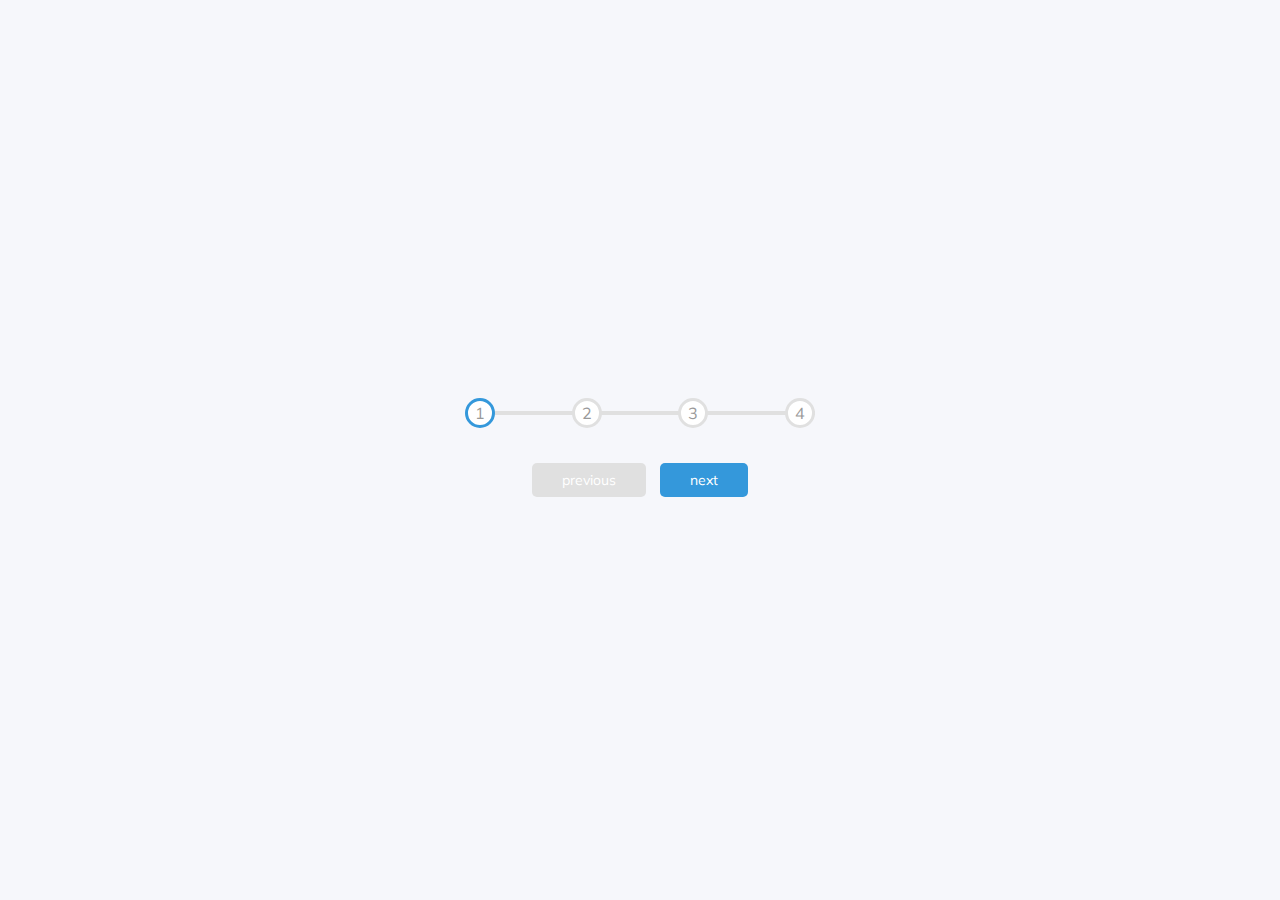
<file: 02-progress bar/index.html>
<!DOCTYPE html>
<html lang="en">

<head>
    <meta charset="UTF-8">
    <meta http-equiv="X-UA-Compatible" content="IE=edge">
    <meta name="viewport" content="width=device-width, initial-scale=1.0">
    <!-- font awesome -->
    <link rel="stylesheet" href="https://cdnjs.cloudflare.com/ajax/libs/font-awesome/6.2.0/css/all.min.css"
        integrity="sha512-xh6O/CkQoPOWDdYTDqeRdPCVd1SpvCA9XXcUnZS2FmJNp1coAFzvtCN9BmamE+4aHK8yyUHUSCcJHgXloTyT2A=="
        crossorigin="anonymous" referrerpolicy="no-referrer" />

    <!-- css -->
    <link rel="stylesheet" href="style.css" />

    <title>Progress Bar</title>
</head>

<body>
    <div class="container">
        <div class="progress-container">
            <div class="progress" id="progress"></div>
            <div class="circle active">1</div>
            <div class="circle">2</div>
            <div class="circle">3</div>
            <div class="circle">4</div>
        </div>
        <button class="btn" id="prev" disabled>previous</button>
        <button class="btn" id="next">next</button>

    </div>


    <!-- js script -->
    <script src="script.js"></script>
</body>

</html>
</file>
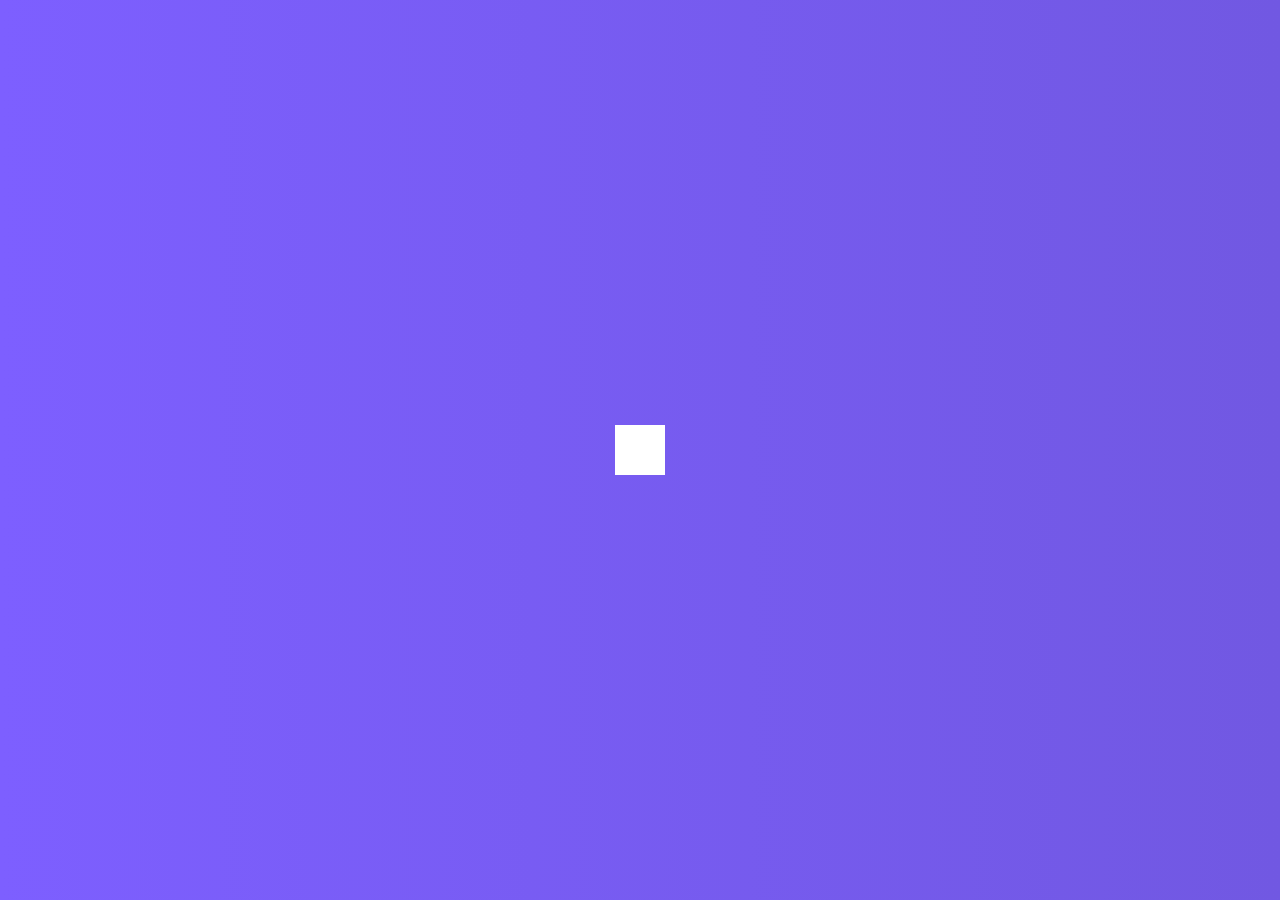
<file: 04-hidden search/index.html>
<!DOCTYPE html>
<html lang="en">

<head>
    <meta charset="UTF-8">
    <meta http-equiv="X-UA-Compatible" content="IE=edge">
    <meta name="viewport" content="width=device-width, initial-scale=1.0">
    <!-- font awesome -->
    <link rel="stylesheet" href="https://cdnjs.cloudflare.com/ajax/libs/font-awesome/6.2.0/css/all.min.css"
        integrity="sha512-xh6O/CkQoPOWDdYTDqeRdPCVd1SpvCA9XXcUnZS2FmJNp1coAFzvtCN9BmamE+4aHK8yyUHUSCcJHgXloTyT2A=="
        crossorigin="anonymous" referrerpolicy="no-referrer" />

    <!-- css -->
    <link rel="stylesheet" href="style.css" />

    <title>Hidden Search</title>
</head>

<body>
    <div class="search">
        <input type="text" class="input" placeholder="search..">
        <button class="btn"><i class="fas fa-search"></i></button>
    </div>



    <!-- js script -->
    <script src="script.js"></script>
</body>

</html>
</file>
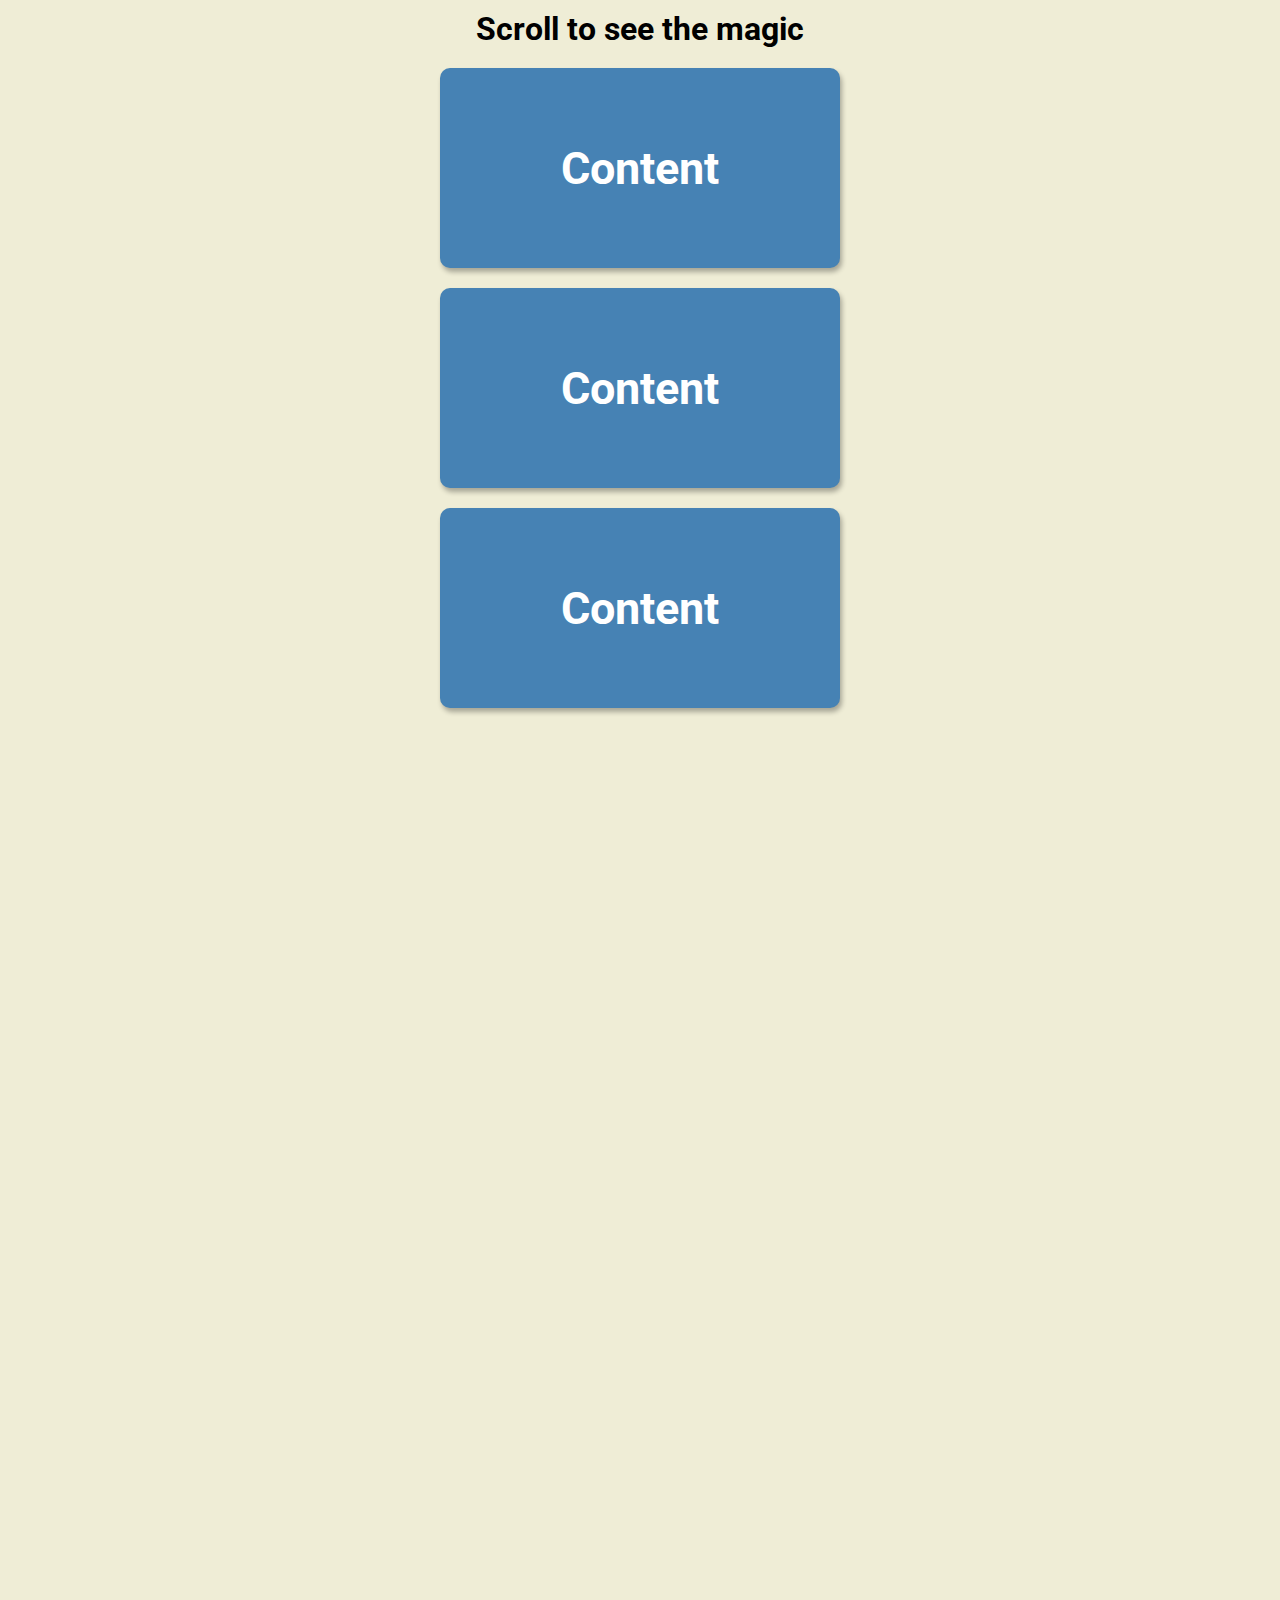
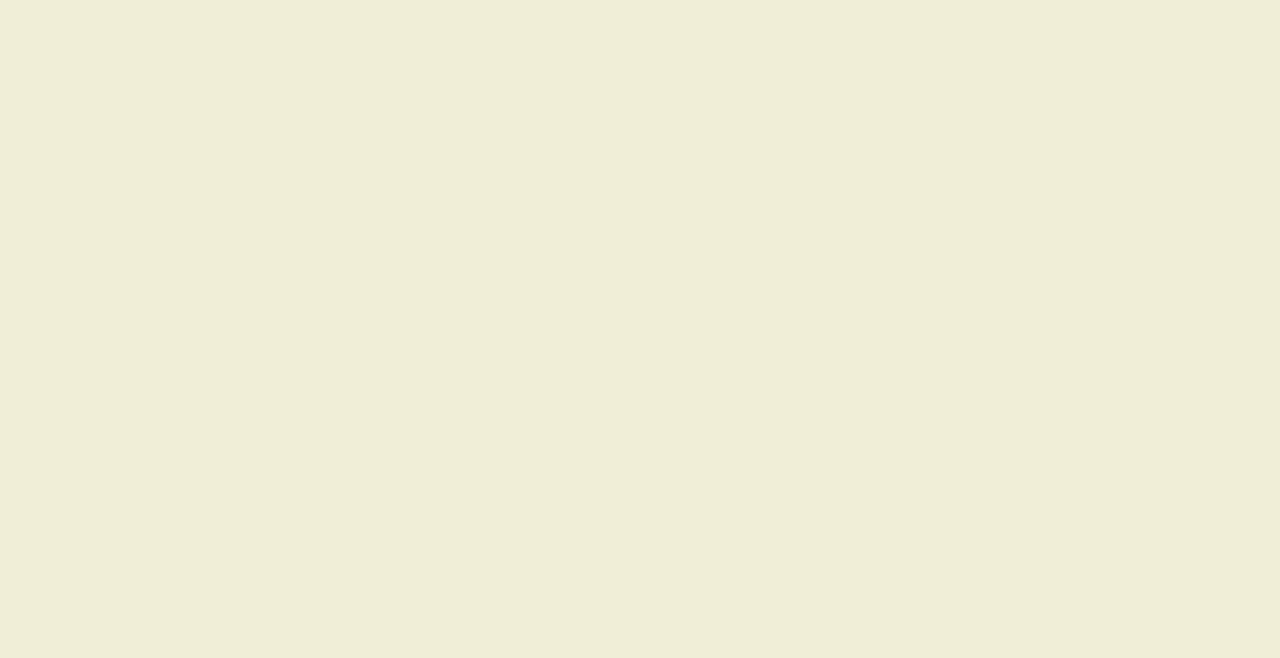
<file: 06-scroll animation/index.html>
<!DOCTYPE html>
<html lang="en">

<head>
    <meta charset="UTF-8">
    <meta http-equiv="X-UA-Compatible" content="IE=edge">
    <meta name="viewport" content="width=device-width, initial-scale=1.0">
    <!-- font awesome -->
    <link rel="stylesheet" href="https://cdnjs.cloudflare.com/ajax/libs/font-awesome/6.2.0/css/all.min.css"
        integrity="sha512-xh6O/CkQoPOWDdYTDqeRdPCVd1SpvCA9XXcUnZS2FmJNp1coAFzvtCN9BmamE+4aHK8yyUHUSCcJHgXloTyT2A=="
        crossorigin="anonymous" referrerpolicy="no-referrer" />

    <!-- css -->
    <link rel="stylesheet" href="style.css" />

    <title>SCroll animation</title>
</head>

<body>
    <h1>Scroll to see the magic</h1>
    <div class="box">
        <h2>Content</h2>
    </div>
    <div class="box">
        <h2>Content</h2>
    </div>
    <div class="box">
        <h2>Content</h2>
    </div>
    <div class="box">
        <h2>Content</h2>
    </div>
    <div class="box">
        <h2>Content</h2>
    </div>
    <div class="box">
        <h2>Content</h2>
    </div>
    <div class="box">
        <h2>Content</h2>
    </div>
    <div class="box">
        <h2>Content</h2>
    </div>
    <div class="box">
        <h2>Content</h2>
    </div>
    <div class="box">
        <h2>Content</h2>
    </div>



    <!-- js script -->
    <script src="script.js"></script>
</body>

</html>
</file>
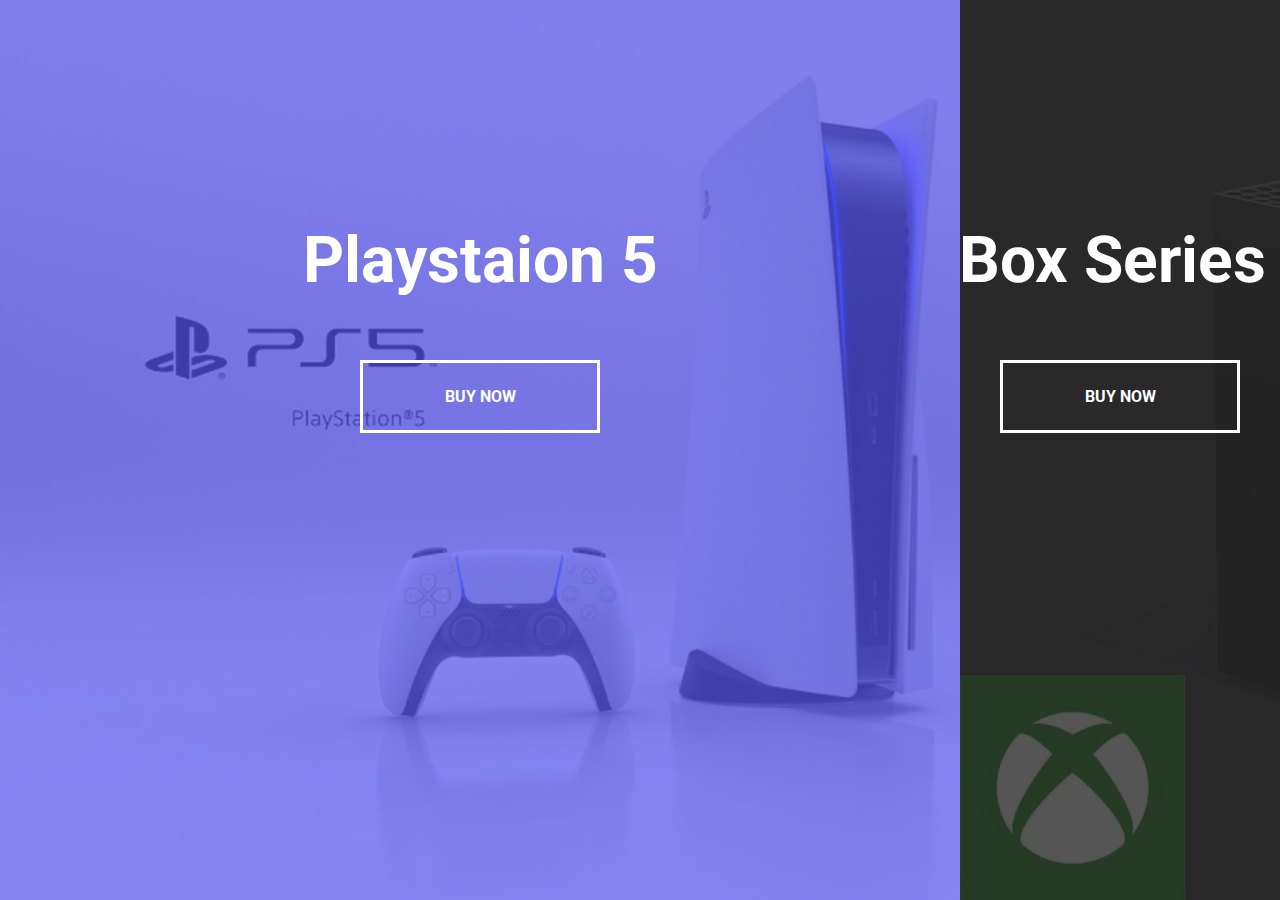
<file: 07-spilt landing page/index.html>
<!DOCTYPE html>
<html lang="en">

<head>
    <meta charset="UTF-8">
    <meta http-equiv="X-UA-Compatible" content="IE=edge">
    <meta name="viewport" content="width=device-width, initial-scale=1.0">
    <!-- font awesome -->
    <link rel="stylesheet" href="https://cdnjs.cloudflare.com/ajax/libs/font-awesome/6.2.0/css/all.min.css"
        integrity="sha512-xh6O/CkQoPOWDdYTDqeRdPCVd1SpvCA9XXcUnZS2FmJNp1coAFzvtCN9BmamE+4aHK8yyUHUSCcJHgXloTyT2A=="
        crossorigin="anonymous" referrerpolicy="no-referrer" />

    <!-- css -->
    <link rel="stylesheet" href="style.css" />

    <title>spilt landing page</title>
</head>

<body>
    <div class="container">
        <div class="split left">
            <h1>Playstaion 5</h1>
            <a href="#" class="btn">Buy now</a>
        </div>
        <div class="split right">
            <h1>XBox Series X </h1>
            <a href="#" class="btn">Buy now</a>
        </div>

    </div>





    <!-- js script -->
    <script src="script.js"></script>
</body>

</html>
</file>
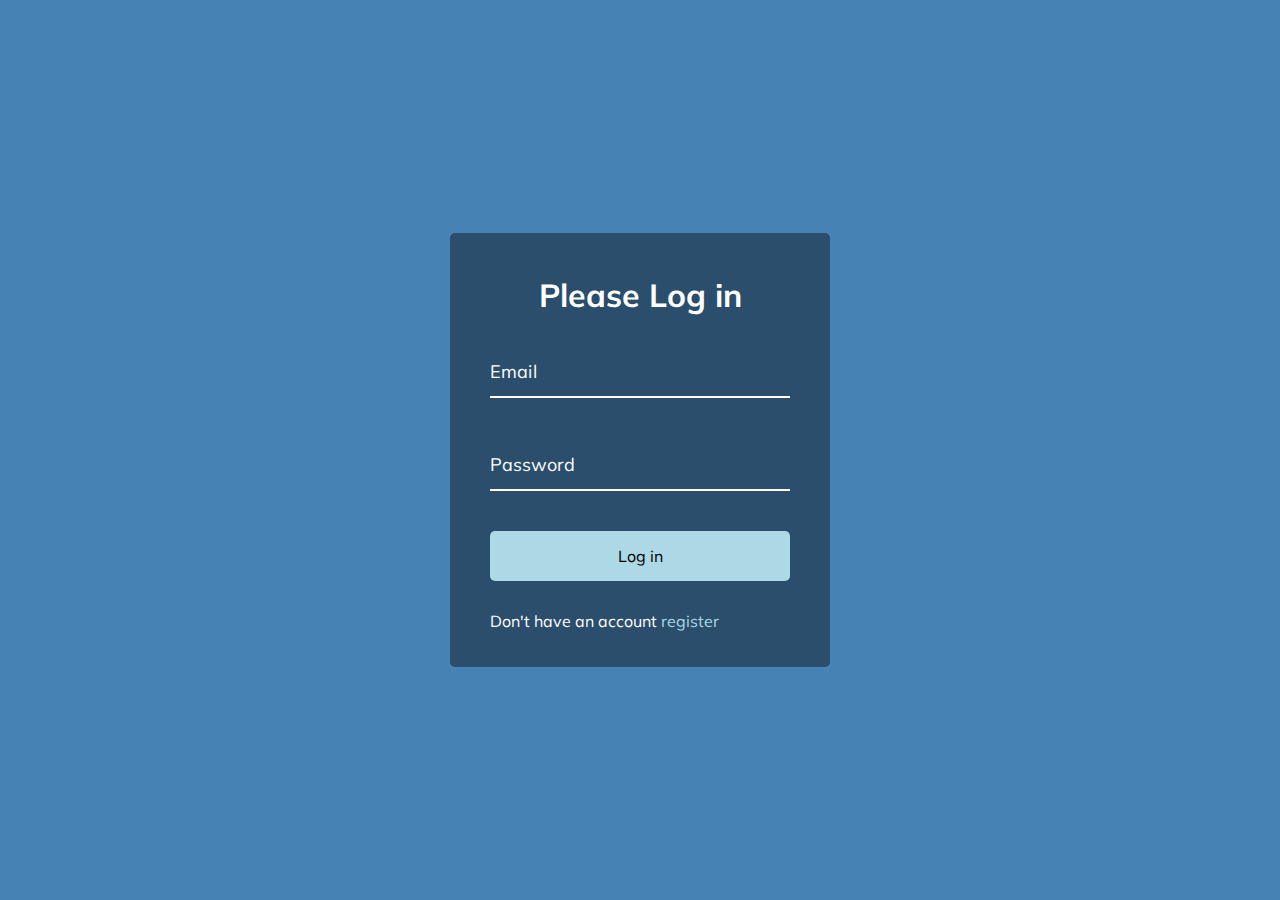
<file: 08-form wave/index.html>
<!DOCTYPE html>
<html lang="en">

<head>
    <meta charset="UTF-8">
    <meta http-equiv="X-UA-Compatible" content="IE=edge">
    <meta name="viewport" content="width=device-width, initial-scale=1.0">
    <!-- font awesome -->
    <link rel="stylesheet" href="https://cdnjs.cloudflare.com/ajax/libs/font-awesome/6.2.0/css/all.min.css"
        integrity="sha512-xh6O/CkQoPOWDdYTDqeRdPCVd1SpvCA9XXcUnZS2FmJNp1coAFzvtCN9BmamE+4aHK8yyUHUSCcJHgXloTyT2A=="
        crossorigin="anonymous" referrerpolicy="no-referrer" />

    <!-- css -->
    <link rel="stylesheet" href="style.css" />

    <title>From Wave</title>
</head>

<body>
    <div class="container">
        <h1>Please Log in</h1>
        <form action="">
            <div class="form-control">
                <input type="text" required>
                <label for="email">Email</label>

            </div>
            <div class="form-control">
                <input type="password" required>
                <label for="password">Password</label>
            </div>
            <button class="btn">Log in</button>
            <p class="text">Don't have an account <a href="#">register</a></p>
        </form>
    </div>



    <!-- js script -->
    <script src="script.js"></script>
</body>

</html>
</file>
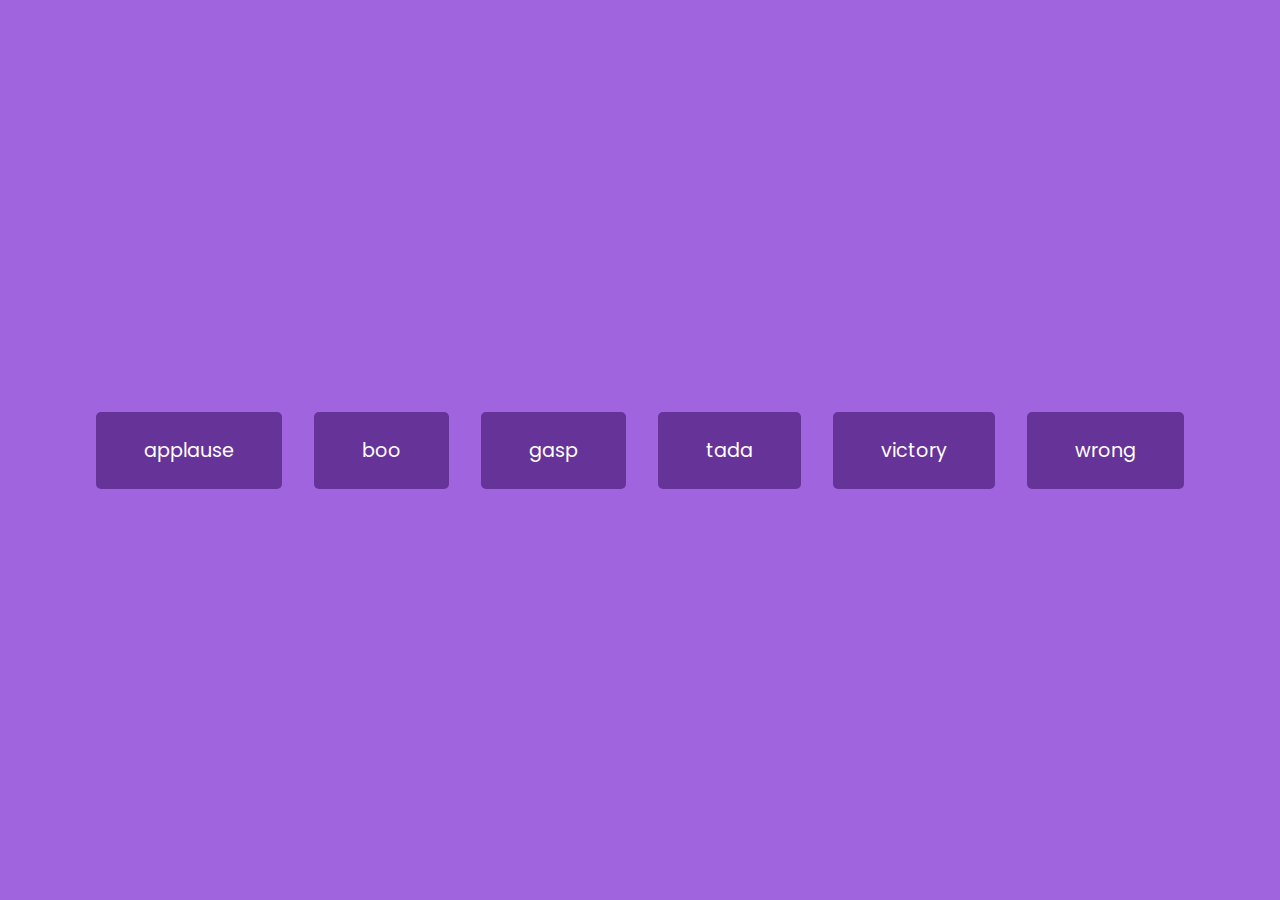
<file: 09-sound board/index.html>
<!DOCTYPE html>
<html lang="en">

<head>
    <meta charset="UTF-8">
    <meta http-equiv="X-UA-Compatible" content="IE=edge">
    <meta name="viewport" content="width=device-width, initial-scale=1.0">
    <!-- font awesome -->
    <link rel="stylesheet" href="https://cdnjs.cloudflare.com/ajax/libs/font-awesome/6.2.0/css/all.min.css"
        integrity="sha512-xh6O/CkQoPOWDdYTDqeRdPCVd1SpvCA9XXcUnZS2FmJNp1coAFzvtCN9BmamE+4aHK8yyUHUSCcJHgXloTyT2A=="
        crossorigin="anonymous" referrerpolicy="no-referrer" />

    <!-- css -->
    <link rel="stylesheet" href="style.css" />

    <title>Sound Board</title>
</head>

<body>
    <audio id="applause" src="sounds/applause.mp3"></audio>
    <audio id="boo" src="sounds/boo.mp3"></audio>
    <audio id="gasp" src="sounds/gasp.mp3"></audio>
    <audio id="tada" src="sounds/tada.mp3"></audio>
    <audio id="victory" src="sounds/victory.mp3"></audio>
    <audio id="wrong" src="sounds/wrong.mp3"></audio>

    <div id="buttons"></div>

    <!-- js script -->
    <script src="script.js"></script>
</body>

</html>
</file>
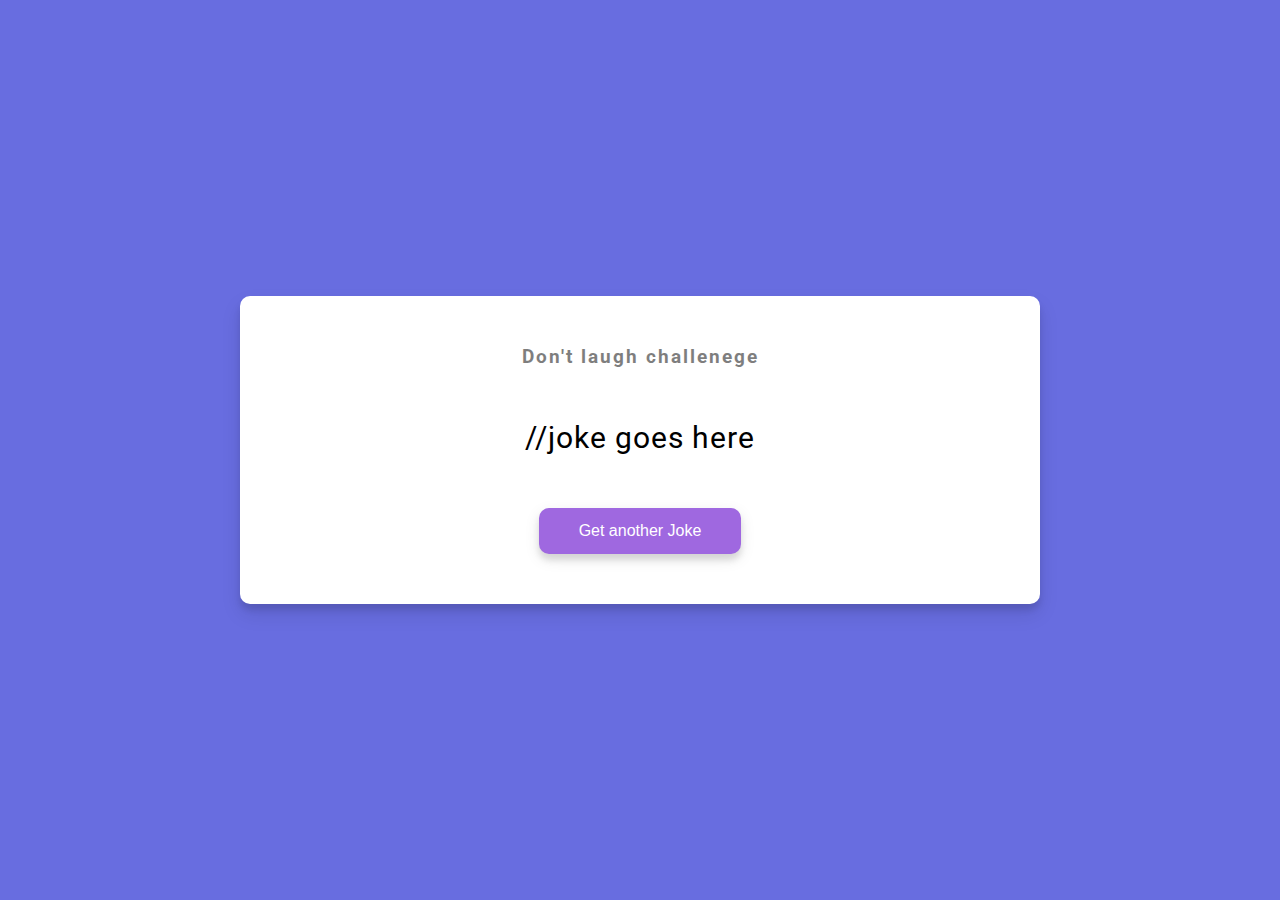
<file: 10-dad jokes/index.html>
<!DOCTYPE html>
<html lang="en">

<head>
    <meta charset="UTF-8">
    <meta http-equiv="X-UA-Compatible" content="IE=edge">
    <meta name="viewport" content="width=device-width, initial-scale=1.0">
    <!-- font awesome -->
    <link rel="stylesheet" href="https://cdnjs.cloudflare.com/ajax/libs/font-awesome/6.2.0/css/all.min.css"
        integrity="sha512-xh6O/CkQoPOWDdYTDqeRdPCVd1SpvCA9XXcUnZS2FmJNp1coAFzvtCN9BmamE+4aHK8yyUHUSCcJHgXloTyT2A=="
        crossorigin="anonymous" referrerpolicy="no-referrer" />

    <!-- css -->
    <link rel="stylesheet" href="style.css" />

    <title>Dad jokes</title>
</head>

<body>
    <div class="container">
        <h3>Don't laugh challenege</h3>
        <div id="joke" class="joke">
            //joke goes here
        </div>
        <button id="jokebtn" class="btn">Get another Joke</button>
    </div>



    <!-- js script -->
    <script src="script.js"></script>
</body>

</html>
</file>
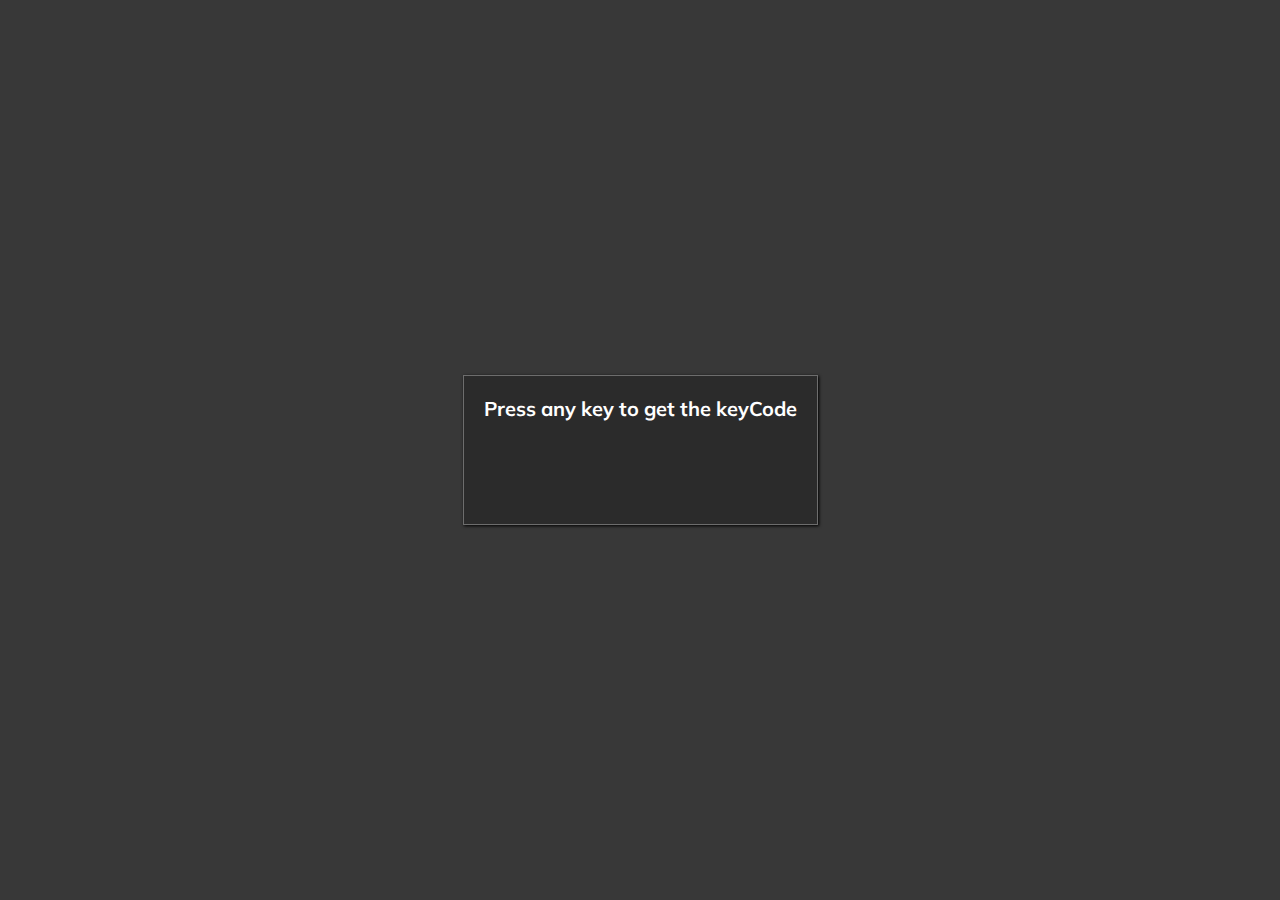
<file: 12-event Key/index.html>
<!DOCTYPE html>
<html lang="en">

<head>
    <meta charset="UTF-8">
    <meta http-equiv="X-UA-Compatible" content="IE=edge">
    <meta name="viewport" content="width=device-width, initial-scale=1.0">
    <!-- font awesome -->
    <link rel="stylesheet" href="https://cdnjs.cloudflare.com/ajax/libs/font-awesome/6.2.0/css/all.min.css"
        integrity="sha512-xh6O/CkQoPOWDdYTDqeRdPCVd1SpvCA9XXcUnZS2FmJNp1coAFzvtCN9BmamE+4aHK8yyUHUSCcJHgXloTyT2A=="
        crossorigin="anonymous" referrerpolicy="no-referrer" />

    <!-- css -->
    <link rel="stylesheet" href="style.css" />

    <title>Event KeyCodes</title>
</head>

<body>
    <div id="insert">
        <div class="key">
            Press any key to get the keyCode
        </div>
    </div>


    <!-- js script -->
    <script src="script.js"></script>
</body>

</html>
</file>
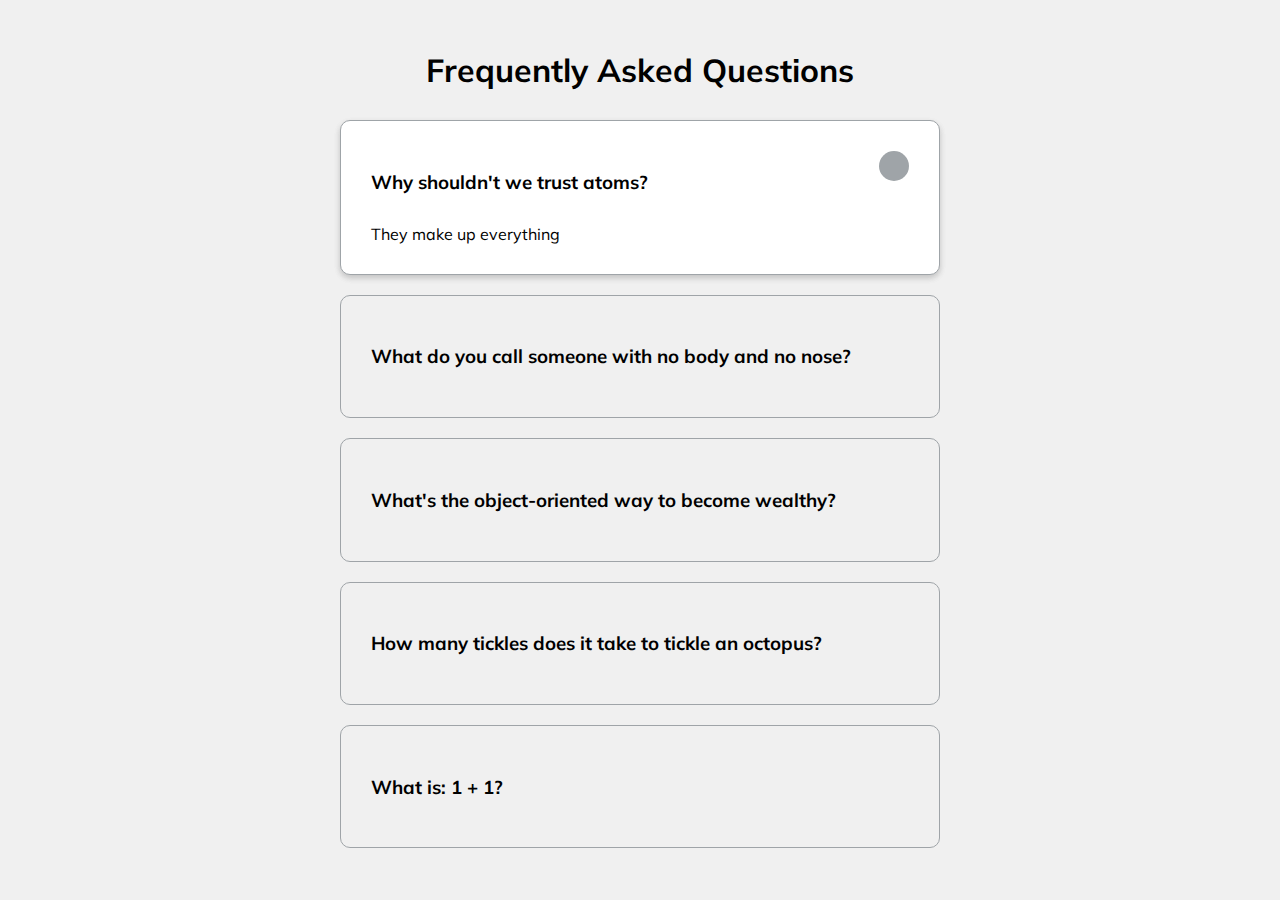
<file: 13-Faq Collapse/index.html>
<!DOCTYPE html>
<html lang="en">

<head>
    <meta charset="UTF-8">
    <meta http-equiv="X-UA-Compatible" content="IE=edge">
    <meta name="viewport" content="width=device-width, initial-scale=1.0">
    <!-- font awesome -->
    <link rel="stylesheet" href="https://cdnjs.cloudflare.com/ajax/libs/font-awesome/6.2.0/css/all.min.css"
        integrity="sha512-xh6O/CkQoPOWDdYTDqeRdPCVd1SpvCA9XXcUnZS2FmJNp1coAFzvtCN9BmamE+4aHK8yyUHUSCcJHgXloTyT2A=="
        crossorigin="anonymous" referrerpolicy="no-referrer" />

    <!-- css -->
    <link rel="stylesheet" href="style.css" />

    <title>Faq Collapse</title>
</head>

<body>
    <h1>Frequently Asked Questions</h1>
    <div class="faq-container">
        <div class="faq active">
            <h3 class="faq-title">
                Why shouldn't we trust atoms?
            </h3>

            <p class="faq-text">
                They make up everything
            </p>

            <button class="faq-toggle">
                <i class="fas fa-chevron-down"></i>
                <i class="fas fa-times"></i>
            </button>
        </div>

        <div class="faq">
            <h3 class="faq-title">
                What do you call someone with no body and no nose?
            </h3>
            <p class="faq-text">
                Nobody knows.
            </p>
            <button class="faq-toggle">
                <i class="fas fa-chevron-down"></i>
                <i class="fas fa-times"></i>
            </button>
        </div>

        <div class="faq">
            <h3 class="faq-title">
                What's the object-oriented way to become wealthy?
            </h3>
            <p class="faq-text">
                Inheritance.
            </p>
            <button class="faq-toggle">
                <i class="fas fa-chevron-down"></i>
                <i class="fas fa-times"></i>
            </button>
        </div>

        <div class="faq">
            <h3 class="faq-title">
                How many tickles does it take to tickle an octopus?
            </h3>
            <p class="faq-text">
                Ten-tickles!
            </p>
            <button class="faq-toggle">
                <i class="fas fa-chevron-down"></i>
                <i class="fas fa-times"></i>
            </button>
        </div>

        <div class="faq">
            <h3 class="faq-title">
                What is: 1 + 1?
            </h3>
            <p class="faq-text">
                Depends on who are you asking.
            </p>
            <button class="faq-toggle">
                <i class="fas fa-chevron-down"></i>
                <i class="fas fa-times"></i>
            </button>
        </div>
    </div>



    <!-- js script -->
    <script src="script.js"></script>
</body>

</html>
</file>
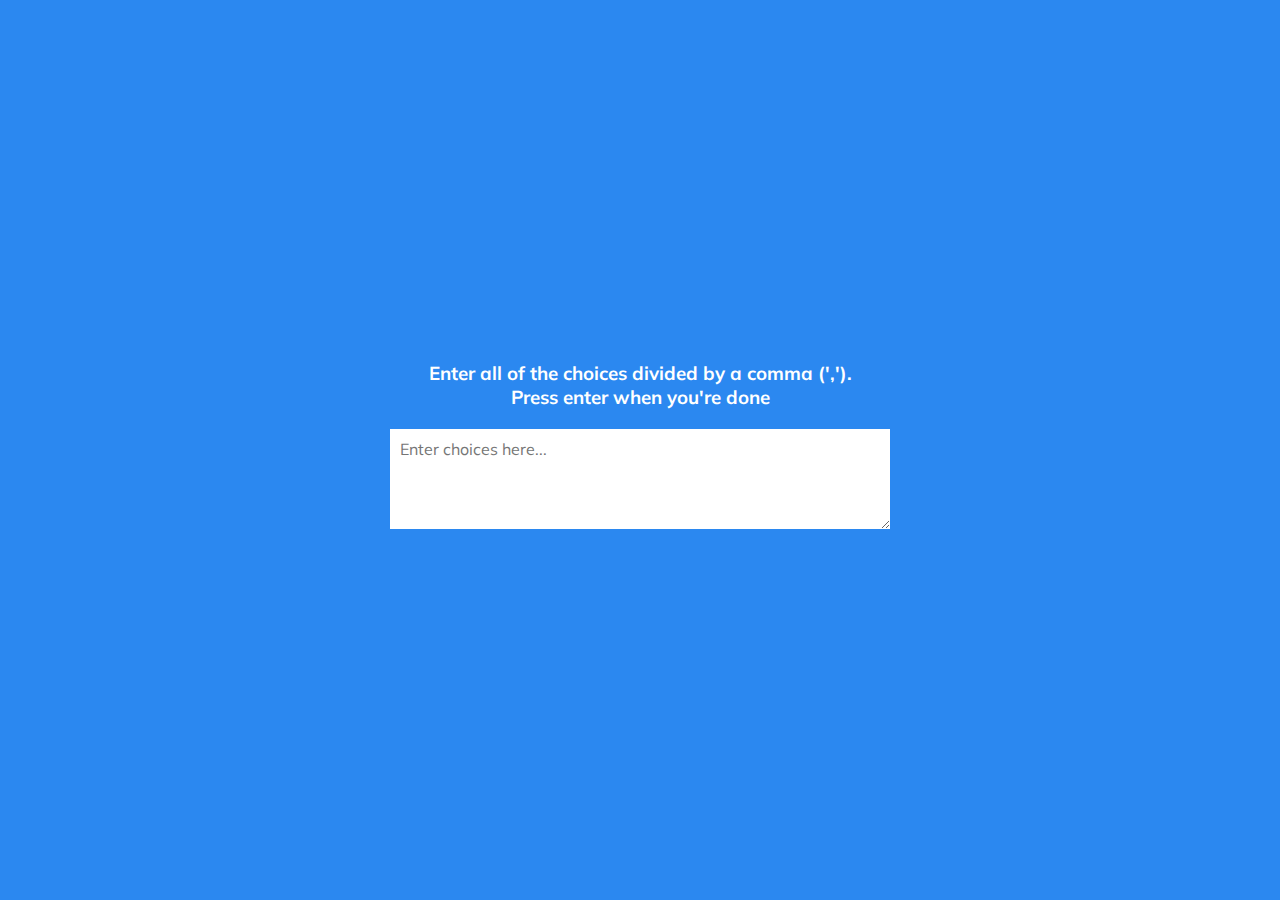
<file: 14-Random Choice/index.html>
<!DOCTYPE html>
<html lang="en">

<head>
    <meta charset="UTF-8">
    <meta http-equiv="X-UA-Compatible" content="IE=edge">
    <meta name="viewport" content="width=device-width, initial-scale=1.0">
    <!-- font awesome -->
    <link rel="stylesheet" href="https://cdnjs.cloudflare.com/ajax/libs/font-awesome/6.2.0/css/all.min.css"
        integrity="sha512-xh6O/CkQoPOWDdYTDqeRdPCVd1SpvCA9XXcUnZS2FmJNp1coAFzvtCN9BmamE+4aHK8yyUHUSCcJHgXloTyT2A=="
        crossorigin="anonymous" referrerpolicy="no-referrer" />

    <!-- css -->
    <link rel="stylesheet" href="style.css" />

    <title>random choice picker</title>
</head>

<body>
    <div class="container">
        <h3>Enter all of the choices divided by a comma (','). <br> Press enter when you're done</h3>
        <textarea placeholder="Enter choices here..." id="textarea"></textarea>

        <div id="tags">
            <!-- <span class="tag">choice 1</span>
            <span class="tag">choice 2</span>
            <span class="tag">choice 3</span> -->
        </div>
    </div>




    <!-- js script -->
    <script src="script.js"></script>
</body>

</html>
</file>
<file: 02-progress bar/style.css>
@import url('https://fonts.googleapis.com/css2?family=Grandstander:wght@500&family=Muli&display=swap');

:root {
    --line-border-fill: #3498db;
    --line-border-empty: #e0e0e0;
}



* {
    box-sizing: border-box;

}


body {
    background-color: #f6f7fb;
    font-family: 'Muli', sans-serif;
    margin: 0;
    display: flex;
    /* flex-direction: column; */
    align-items: center;
    justify-content: center;
    height: 100vh;
}

.container {
    text-align: center;
}

.progress-container {
    display: flex;
    justify-content: space-between;
    position: relative;
    margin-bottom: 30px;
    max-width: 100%;
    width: 350px;
}


.progress-container::before {
    content: '';
    background-color: var(--line-border-empty);
    position: absolute;
    top: 50%;
    left: 0%;
    transform: translateY(-50%);
    height: 4px;
    width: 100%;
    z-index: -1;

}


.progress {
    background-color: var(--line-border-fill);
    position: absolute;
    top: 50%;
    left: 0%;
    transform: translateY(-50%);
    height: 4px;
    width: 0%;
    z-index: -1;
    transition: 0.4s ease;
}


.circle {

    background-color: #ffff;
    color: #999;
    border-radius: 50%;
    height: 30px;
    width: 30px;
    display: flex;
    align-items: center;
    justify-content: center;
    border: 3px solid #e0e0e0;
    transition: .4s ease;
}


.circle.active {
    border-color: var(--line-border-fill);
}

.btn {
    background-color: var(--line-border-fill);
    color: #ffff;
    border: 0;
    border-radius: 5px;
    cursor: pointer;
    font-family: inherit;
    padding: 8px 30px;
    margin: 5px;
    font-size: 14px;
}

.btn:active {
    transform: scale(0.98);
}

.btn:focus {
    outline: 0;
}

.btn:disabled {
    background-color: var(--line-border-empty);
    cursor: not-allowed;
}
</file>
<file: 04-hidden search/style.css>
@import url('https://fonts.googleapis.com/css2?family=Grandstander:wght@500&family=Roboto:wght@400;700&display=swap');


* {
    box-sizing: border-box;

}


body {
    background-image: linear-gradient(90deg, #7d5fff, #7158e2);
    font-family: 'Roboto', sans-serif;
    margin: 0%;
    display: flex;
    /* flex-direction: column; */
    align-items: center;
    justify-content: center;
    height: 100vh;
}

.search {
    position: relative;
    height: 50px;
}

.search .input {
    background-color: #ffff;
    border: 0;
    font-size: 18px;
    padding: 15px;
    height: 50px;
    width: 50px;
    transition: width 0.3s ease;
}

.btn {
    background-color: #ffff;
    border: 0;
    cursor: pointer;
    font-size: 24px;
    position: absolute;
    top: 0;
    left: 0;
    height: 50px;
    width: 50px;
    transition: transform 0.3s ease;
}

.btn:focus,
.input:focus {
    outline: none;
}


.search.active .input {
    width: 200px;
}

.search.active .btn {
    transform: translateX(198px);
}
</file>
<file: 06-scroll animation/style.css>
@import url('https://fonts.googleapis.com/css2?family=Grandstander:wght@500&family=Roboto:wght@400;700&display=swap');


* {
    box-sizing: border-box;

}


body {
    background-color: #efedd6;
    font-family: 'Roboto', sans-serif;
    margin: 0%;
    display: flex;
    flex-direction: column;
    align-items: center;
    justify-content: center;
    /* height: 100vh; */
    overflow-x: hidden;

}

h1 {
    margin: 10px;
}

.box {
    background-color: steelblue;
    color: #fff;
    display: flex;
    align-items: center;
    justify-content: center;
    height: 200px;
    width: 400px;
    margin: 10px;
    border-radius: 10px;
    box-shadow: 2px 4px 5px rgba(0, 0, 0, 0.3);
    transform: translateX(300%);
    transition: transform 0.4s ease;

}

.box:nth-of-type(even) {
    transform: translateX(-300%);
}

.box.show {
    transform: translateX(0);
}

.box h2 {
    font-size: 45px;
}
</file>
<file: 07-spilt landing page/style.css>
@import url('https://fonts.googleapis.com/css2?family=Grandstander:wght@500&family=Roboto:wght@400;700&display=swap');


:root {
    --left-bg-color: rgba(87, 84, 236, 0.7);
    --right-bg-color: rgba(43, 43, 43, 0.8);
    --left-btn-hover-color: rgba(87, 84, 236, 1);
    --right-btn-hover-color: rgba(28, 122, 28, 1);
    --hover-width: 75%;
    --other-width: 25%;
    --speed: 1000ms;
}


/* rgba=red,green,blue,alfa */

* {
    box-sizing: border-box;

}


body {
    font-family: 'Roboto', sans-serif;
    margin: 0;
    /* display: flex;
    flex-direction: column;
    align-items: center;
    justify-content: center; */
    height: 100vh;
    overflow: hidden;
}

h1 {
    font-size: 4rem;
    color: #fff;
    position: absolute;
    left: 50%;
    top: 20%;
    transform: translateX(-50%);
    white-space: nowrap;

}

.btn {
    position: absolute;
    display: flex;
    align-items: center;
    justify-content: center;
    left: 50%;
    top: 40%;
    transform: translateX(-50%);
    text-decoration: none;
    color: #fff;
    border: #fff solid 0.2rem;
    font-size: 1rem;
    font-weight: bold;
    text-transform: uppercase;
    width: 15rem;
    padding: 1.5rem;

}

.split.left .btn:hover {
    background-color: var(--left-btn-hover-color);
    border-color: var(--left-btn-hover-color);
}

.split.right .btn:hover {
    background-color: var(--right-btn-hover-color);
    border-color: var(--right-btn-hover-color);
}


.container {
    position: relative;
    width: 100%;
    height: 100%;
    background-color: #333;

}


.split {
    position: absolute;
    width: 50%;
    height: 100%;
    overflow: hidden;
}

.split.left {
    left: 0;
    background: url(ps.jpg);
    background-repeat: no-repeat;
    background-size: cover;
}

.split.left::before {
    content: '';
    position: absolute;
    width: 100%;
    height: 100%;
    background-color: var(--left-bg-color);
}


.split.right {
    right: 0;
    background: url(xbox.jpg);
    background-repeat: no-repeat;
    background-size: cover;
}

.split.right::before {
    content: '';
    position: absolute;
    width: 100%;
    height: 100%;
    background-color: var(--right-bg-color);
}

.split.right,
.split.left,
.split.right::before,
.split.left::before {
    transition: all var(--speed) ease-in-out;
}

.hover-left .left {
    width: var(--hover-width);
}

.hover-left .right {
    width: var(--other-width);
}

.hover-right .right {
    width: var(--hover-width);
}

.hover-right .left {
    width: var(--other-width);
}


@media (max-width: 800px) {
    h1 {
        font-size: 2rem;
        top: 30%;
    }

    .btn {
        padding: 1.2rem;
        width: 12rem;
    }
}
</file>
<file: 08-form wave/style.css>
@import url('https://fonts.googleapis.com/css?family=Muli&display=swap');


* {
    box-sizing: border-box;

}


body {
    background-color: steelblue;
    color: #fff;
    font-family: 'Muli', sans-serif;
    margin: 0%;
    display: flex;
    flex-direction: column;
    align-items: center;
    justify-content: center;
    height: 100vh;
}

.container {
    background-color: rgba(0, 0, 0, 0.4);
    padding: 20px 40px;
    border-radius: 5px;
}

.container h1 {
    text-align: center;
    margin-bottom: 30px;
}

.container a {
    text-decoration: none;
    color: lightblue;
}


.btn {
    cursor: pointer;
    display: inline-block;
    width: 100%;
    padding: 15px;
    border: 0;
    border-radius: 5px;
    font-family: inherit;
    font-size: 16px;
    background: lightblue;
}

.btn:focus {
    outline: 0;
}

.btn:active {
    transform: scale(0.98);
}

.text {
    margin-top: 30px;
}

.form-control {

    position: relative;
    margin: 20px 0 40px;
    width: 300px;
}

.form-control input {
    background-color: transparent;
    border: 0;
    border-bottom: 2px #fff solid;
    display: block;
    width: 100%;
    padding: 15px 0;
    font-size: 18px;
    color: #fff;
}

.form-control input:focus,
.form-control input:valid {

    outline: 0;
    border-bottom-color: lightblue;
}

.form-control label {
    position: absolute;
    top: 15px;
    left: 0;
}

.form-control label span {
    display: inline-block;
    font-size: 18px;
    min-width: 5px;
    transition: 0.3s cubic-bezier(0.68, -0.55, 0.265, 1.55);
}

.form-control input:focus+label span,
.form-control input:valid+label span {
    color: lightblue;
    transform: translateY(-30px);
}
</file>
<file: 09-sound board/style.css>
@import url('https://fonts.googleapis.com/css2?family=Grandstander:wght@500&family=Poppins:wght@200;400&display=swap');


* {
    box-sizing: border-box;

}


body {
    background-color: rgb(161, 100, 223);
    font-family: 'Poppins', sans-serif;
    margin: 0;
    display: flex;
    flex-wrap: wrap;
    /* flex-direction: column; */
    align-items: center;
    justify-content: center;
    text-align: center;
    height: 100vh;
}

.btn {
    background-color: rebeccapurple;
    border-radius: 5px;
    border: none;
    color: #fff;
    margin: 1rem;
    padding: 1.5rem 3rem;
    font-size: 1.2rem;
    font-family: inherit;
    cursor: pointer;

}

.btn:hover {
    opacity: 0.9;
}

.btn:focus {
    outline: none;
}
</file>
<file: 10-dad jokes/style.css>
@import url('https://fonts.googleapis.com/css2?family=Grandstander:wght@500&family=Roboto:wght@400;700&display=swap');


* {
    box-sizing: border-box;

}


body {
    background-color: #686de0;
    font-family: 'Roboto', sans-serif;
    margin: 0%;
    display: flex;
    flex-direction: column;
    align-items: center;
    justify-content: center;
    height: 100vh;
    overflow: hidden;
    padding: 20px;
}

.container {
    background-color: #fff;
    border-radius: 10px;
    box-shadow: 0 10px 20px rgba(0, 0, 0, 0.1), 0 6px 6px rgba(0, 0, 0, 0.1);
    padding: 50px 20px;
    text-align: center;
    max-width: 100%;
    width: 800px;
}

h3 {
    margin: 0;
    opacity: 0.5;
    letter-spacing: 2px;

}

.joke {
    font-size: 30px;
    letter-spacing: 1px;
    line-height: 40px;
    margin: 50px auto;
    max-width: 600px;
}

.btn {
    background-color: #9f68e0;
    color: #fff;
    border: 0;
    border-radius: 10px;
    box-shadow: 0 5px 15px rgba(0, 0, 0, 0.1), 0 6px 6px rgba(0, 0, 0, 0.1);
    padding: 14px 40px;
    font-size: 16px;
    cursor: pointer;

}

.btn:focus {
    outline: 0;
}

.btn:active {
    transform: scale(0.98);
}
</file>
<file: 12-event Key/style.css>
@import url('https://fonts.googleapis.com/css?family=Muli&display=swap');


* {
    box-sizing: border-box;

}


body {
    background-color: #383838;
    font-family: 'Muli', sans-serif;
    margin: 0%;
    display: flex;
    /* flex-direction: column; */
    align-items: center;
    justify-content: center;
    text-align: center;
    height: 100vh;
    overflow: hidden;
}

.key {
    border: 1px solid #9999;
    background-color: #2b2b2b;

    box-shadow: 1px 1px 3px rgba(0, 0, 0, 1);
    display: inline-flex;
    align-items: center;
    text-align: center;
    font-size: 20px;
    font-weight: bold;
    padding: 20px;
    flex-direction: column;
    margin: 10px;
    min-height: 150px;
    color: white;
    position: relative;

}

.key small {
    position: absolute;
    top: -24px;
    left: 0;
    text-align: center;
    width: 100%;
    color: #c4c4c4;
    font-size: 14px;
}
</file>
<file: 13-Faq Collapse/style.css>
@import url('https://fonts.googleapis.com/css?family=Muli&display=swap');


* {
    box-sizing: border-box;

}


body {
    font-family: 'Muli', sans-serif;
    /* margin: 0%;
    display: flex;
    flex-direction: column;
    align-items: center;
    justify-content: center;
    height: 100vh; */
    background-color: #f0f0f0;
}

h1 {
    margin: 50px 0 30px;
    text-align: center;
}

.faq-container {
    max-width: 600px;
    margin: 0 auto;
}

.faq {
    background-color: transparent;
    border: 1px solid #9fa4a8;
    border-radius: 10px;
    margin: 20px 0;
    padding: 30px;
    position: relative;
    overflow: hidden;
    transition: 0.3 ease;
}

.faq.active {
    background-color: #fff;
    box-shadow: 0 3px 6px rgba(0, 0, 0, 0.1), 0 3px 6px rgba(0, 0, 0, 0.1);
}

.faq.active::before,
.faq.active::after {
    content: '\f075';
    font-family: 'Font Awesome 6 Free';
    color: #2ecc71;
    font-size: 7rem;
    position: absolute;
    opacity: 0.2;
    top: 20px;
    left: 20px;
    z-index: 0;
}

.faq.active::before {
    color: #3498db;
    top: -10px;
    left: -30px;
    transform: rotateY(180deg);
}

.faq.title {
    margin: 0 35px 0 0;

}

.faq-text {
    display: none;
    margin: 30px 0 0;
}

.faq.active .faq-text {
    display: block;
}

.faq-toggle {
    background-color: transparent;
    border: 0;
    border-radius: 50%;
    cursor: pointer;
    display: flex;
    align-items: center;
    justify-content: center;
    font-size: 16px;
    padding: 0;
    position: absolute;
    top: 30px;
    right: 30px;
    height: 30px;
    width: 30px;
}

.faq-toggle:focus {
    outline: 0;
}

.faq-toggle .fa-times {
    display: none;
}

.faq.active .faq-toggle .fa-times {
    display: block;
}

.faq.active .faq-toggle .fa-chevron-down {
    display: none;
}

.faq.active .faq-toggle {
    background-color: #9fa4a8;
}
</file>
<file: 14-Random Choice/style.css>
@import url('https://fonts.googleapis.com/css?family=Muli&display=swap');


* {
    box-sizing: border-box;

}


body {
    background-color: #2b88f0;
    font-family: 'Muli', sans-serif;
    margin: 0;
    display: flex;
    flex-direction: column;
    align-items: center;
    justify-content: center;
    height: 100vh;
}

h3 {
    color: #fff;
    margin: 10px 0 20px;
    text-align: center;
}

.container {
    width: 500px;
}

textarea {
    border: none;
    display: block;
    width: 100%;
    height: 100px;
    font-family: inherit;
    padding: 10px;
    margin: 0 0 20px;
    font-size: 16px;
}

textarea:focus {
    outline: none;
}

.tag {
    background-color: #f0932b;
    color: #fff;
    border-radius: 50px;
    padding: 10px 20px;
    margin: 0 5px 10px 0;
    font-size: 14px;
    display: inline-block;
}

.tag.highlight {
    background-color: #273c75;
}
</file>
